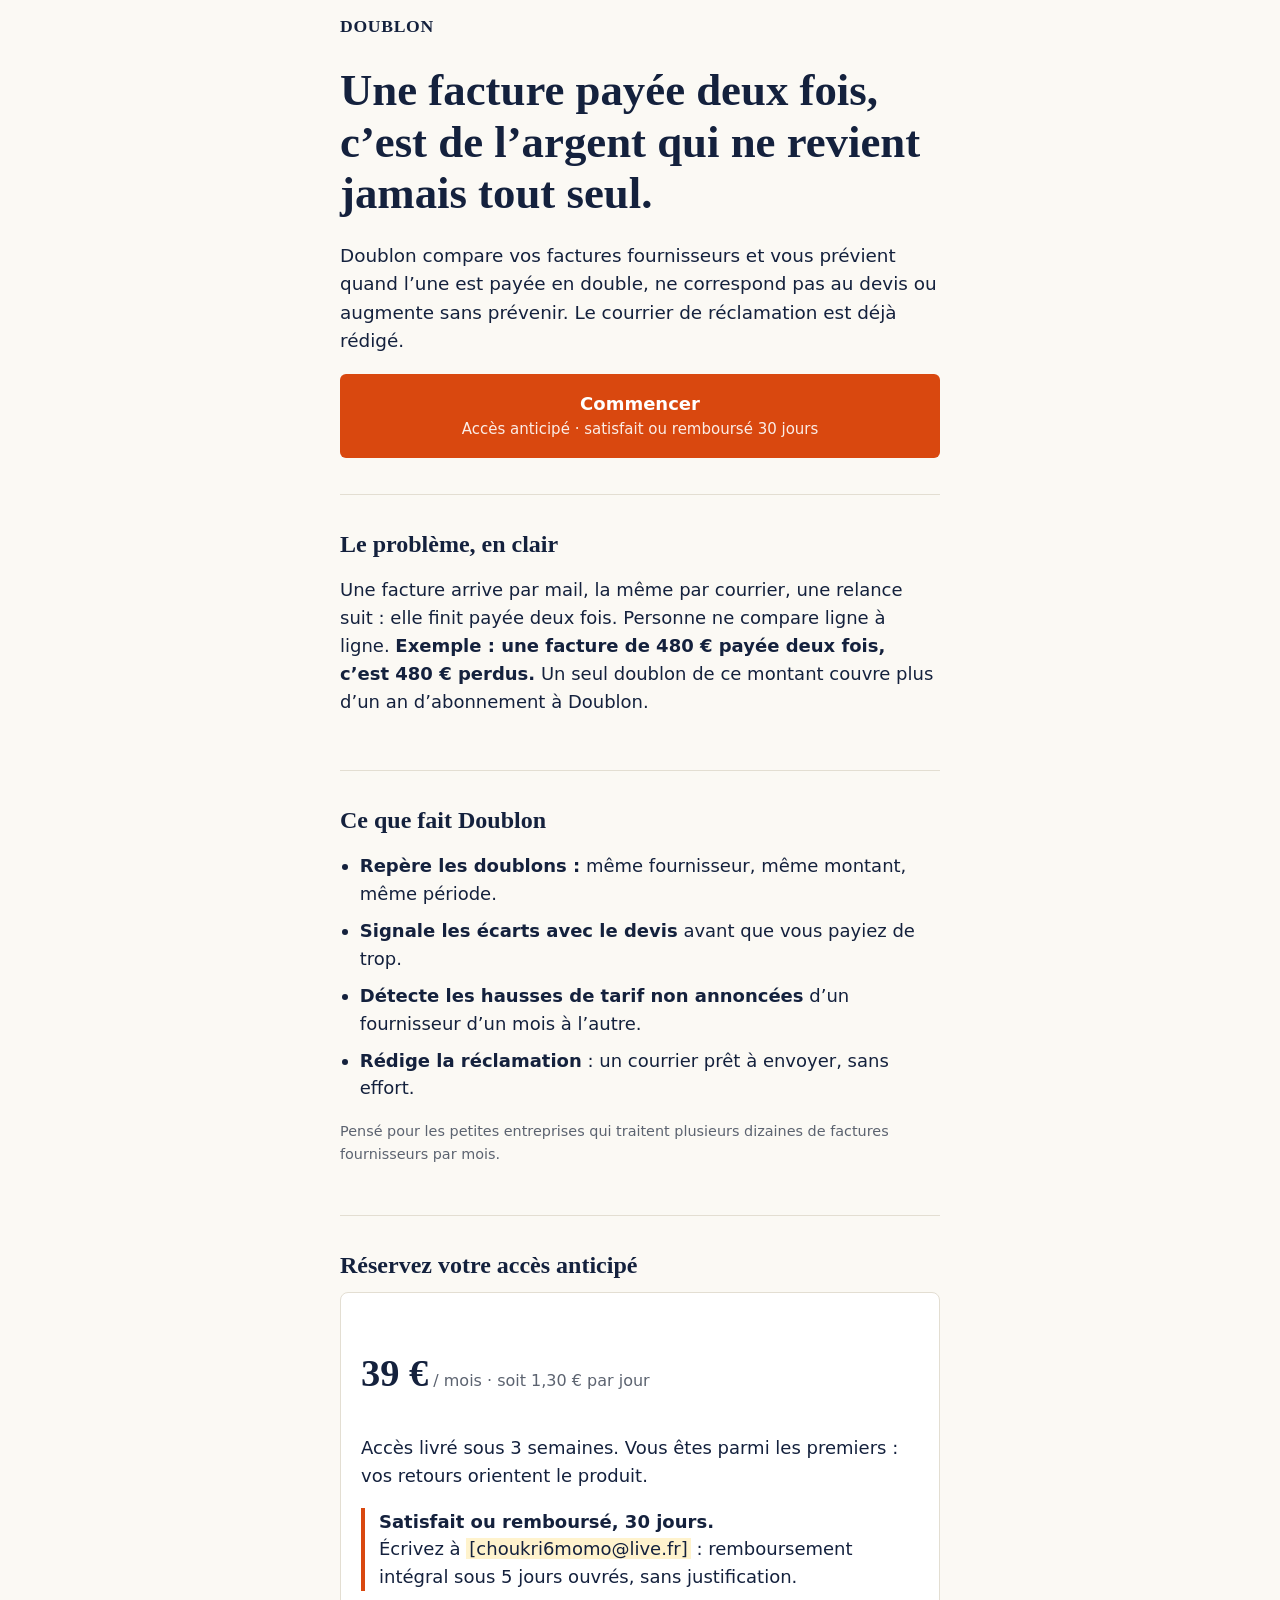
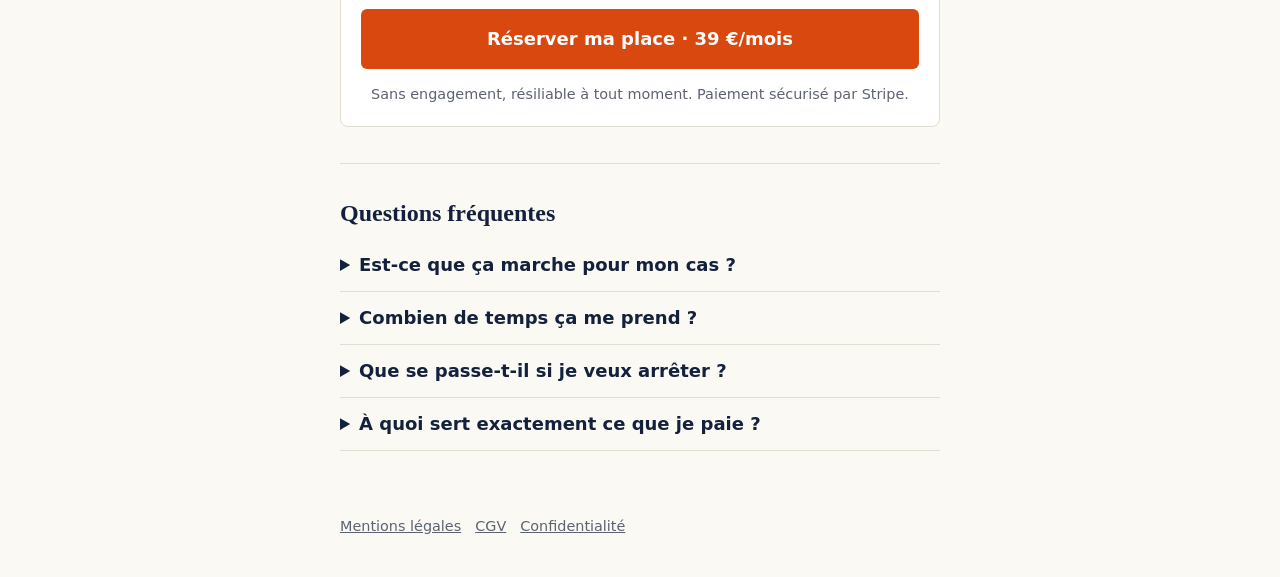
<file: index.html>
<!doctype html>
<html lang="fr"><head><meta charset="utf-8">
<meta name="viewport" content="width=device-width,initial-scale=1">
<title>Doublon — Repérez les factures fournisseurs payées deux fois</title>
<meta name="description" content="Doublon repère les factures fournisseurs payées en double, les écarts avec le devis et les hausses de tarif non annoncées. 39 € par mois, sans engagement.">
<meta property="og:title" content="Doublon — Repérez les factures fournisseurs payées deux fois">
<meta property="og:description" content="Doublons, écarts de devis, hausses de tarif : récupérez l’argent payé en trop. 39 € par mois, satisfait ou remboursé 30 jours.">
<meta property="og:type" content="website"><meta property="og:locale" content="fr_FR">
<link rel="stylesheet" href="style.css"></head><body>
<header><div class="logo">DOUBLON</div></header>
<main>
<section style="border:0;padding-top:12px">
<h1>Une facture payée deux fois, c’est de l’argent qui ne revient jamais tout seul.</h1>
<p class="lead">Doublon compare vos factures fournisseurs et vous prévient quand l’une est payée en double, ne correspond pas au devis ou augmente sans prévenir. Le courrier de réclamation est déjà rédigé.</p>
<a class="btn" href="#offre">Commencer<small>Accès anticipé · satisfait ou remboursé 30 jours</small></a>
</section>
<section>
<h2>Le problème, en clair</h2>
<p>Une facture arrive par mail, la même par courrier, une relance suit : elle finit payée deux fois. Personne ne compare ligne à ligne. <strong>Exemple : une facture de 480 € payée deux fois, c’est 480 € perdus.</strong> Un seul doublon de ce montant couvre plus d’un an d’abonnement à Doublon.</p>
</section>
<section>
<h2>Ce que fait Doublon</h2>
<ul class="b">
<li><strong>Repère les doublons :</strong> même fournisseur, même montant, même période.</li>
<li><strong>Signale les écarts avec le devis</strong> avant que vous payiez de trop.</li>
<li><strong>Détecte les hausses de tarif non annoncées</strong> d’un fournisseur d’un mois à l’autre.</li>
<li><strong>Rédige la réclamation</strong> : un courrier prêt à envoyer, sans effort.</li>
</ul>
<p class="note">Pensé pour les petites entreprises qui traitent plusieurs dizaines de factures fournisseurs par mois.</p>
</section>
<section id="offre">
<h2>Réservez votre accès anticipé</h2>
<div class="carte">
<p class="prix">39 €<span> / mois · soit 1,30 € par jour</span></p>
<p>Accès livré sous 3 semaines. Vous êtes parmi les premiers : vos retours orientent le produit.</p>
<div class="garantie"><strong>Satisfait ou remboursé, 30 jours.</strong><br>Écrivez à <span class="champ">[choukri6momo@live.fr]</span> : remboursement intégral sous 5 jours ouvrés, sans justification.</div>
<a class="btn" href="https://buy.stripe.com/5kQ8wOgHA8WK82v2Qz2Ry00">Réserver ma place · 39 €/mois</a>
<p class="note" style="text-align:center;margin-bottom:0">Sans engagement, résiliable à tout moment. Paiement sécurisé par Stripe.</p>
</div>
</section>
<section>
<h2>Questions fréquentes</h2>
<details><summary>Est-ce que ça marche pour mon cas ?</summary><p>Si vous recevez plusieurs dizaines de factures fournisseurs par mois, oui : c’est la cible de Doublon. Si vous en doutez, la garantie 30 jours vous laisse tester sans risque.</p></details>
<details><summary>Combien de temps ça me prend ?</summary><p>Vous déposez vos factures, Doublon lit le montant, la date et le fournisseur. Quelques minutes par lot, au lieu de comparer à la main.</p></details>
<details><summary>Que se passe-t-il si je veux arrêter ?</summary><p>Vous résiliez quand vous voulez, sans frais ni préavis. Dans les 30 premiers jours, vous êtes en plus remboursé sur simple email.</p></details>
<details><summary>À quoi sert exactement ce que je paie ?</summary><p>À un accès anticipé à Doublon, livré sous 3 semaines, au tarif de lancement de 39 € par mois. Le produit est en construction : vous financez son lancement et pesez sur ses priorités.</p></details>
</section>
</main>
<footer><a href="mentions-legales.html">Mentions légales</a><a href="cgv.html">CGV</a><a href="confidentialite.html">Confidentialité</a></footer>
</body></html>
</file>
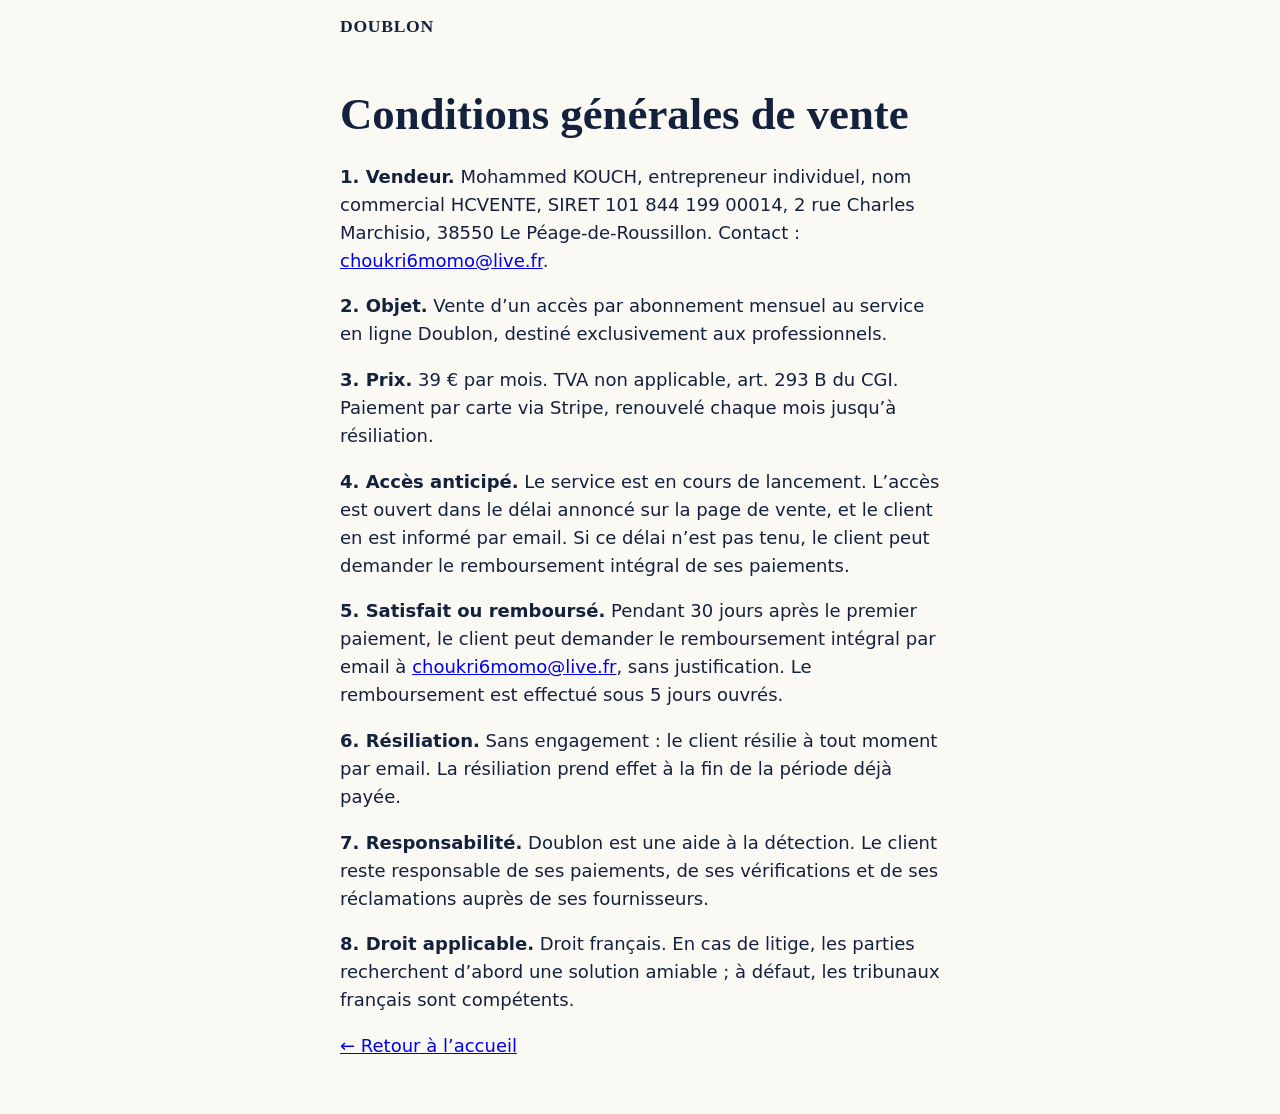
<file: cgv.html>
<!doctype html><html lang="fr"><head><meta charset="utf-8"><meta name="viewport" content="width=device-width,initial-scale=1"><title>Conditions générales de vente — Doublon</title><meta name="robots" content="noindex"><link rel="stylesheet" href="style.css"></head><body>
<header><a class="logo" href="index.html" style="text-decoration:none;color:inherit;display:block">DOUBLON</a></header><main><section style="border:0"><h1>Conditions générales de vente</h1>
<p><strong>1. Vendeur.</strong> Mohammed KOUCH, entrepreneur individuel, nom commercial HCVENTE, SIRET 101 844 199 00014, 2 rue Charles Marchisio, 38550 Le Péage-de-Roussillon. Contact : <a href="mailto:choukri6momo@live.fr">choukri6momo@live.fr</a>.</p>
<p><strong>2. Objet.</strong> Vente d’un accès par abonnement mensuel au service en ligne Doublon, destiné exclusivement aux professionnels.</p>
<p><strong>3. Prix.</strong> 39 € par mois. TVA non applicable, art. 293 B du CGI. Paiement par carte via Stripe, renouvelé chaque mois jusqu’à résiliation.</p>
<p><strong>4. Accès anticipé.</strong> Le service est en cours de lancement. L’accès est ouvert dans le délai annoncé sur la page de vente, et le client en est informé par email. Si ce délai n’est pas tenu, le client peut demander le remboursement intégral de ses paiements.</p>
<p><strong>5. Satisfait ou remboursé.</strong> Pendant 30 jours après le premier paiement, le client peut demander le remboursement intégral par email à <a href="mailto:choukri6momo@live.fr">choukri6momo@live.fr</a>, sans justification. Le remboursement est effectué sous 5 jours ouvrés.</p>
<p><strong>6. Résiliation.</strong> Sans engagement : le client résilie à tout moment par email. La résiliation prend effet à la fin de la période déjà payée.</p>
<p><strong>7. Responsabilité.</strong> Doublon est une aide à la détection. Le client reste responsable de ses paiements, de ses vérifications et de ses réclamations auprès de ses fournisseurs.</p>
<p><strong>8. Droit applicable.</strong> Droit français. En cas de litige, les parties recherchent d’abord une solution amiable ; à défaut, les tribunaux français sont compétents.</p>
<p><a href="index.html">← Retour à l’accueil</a></p></section></main></body></html>
</file>
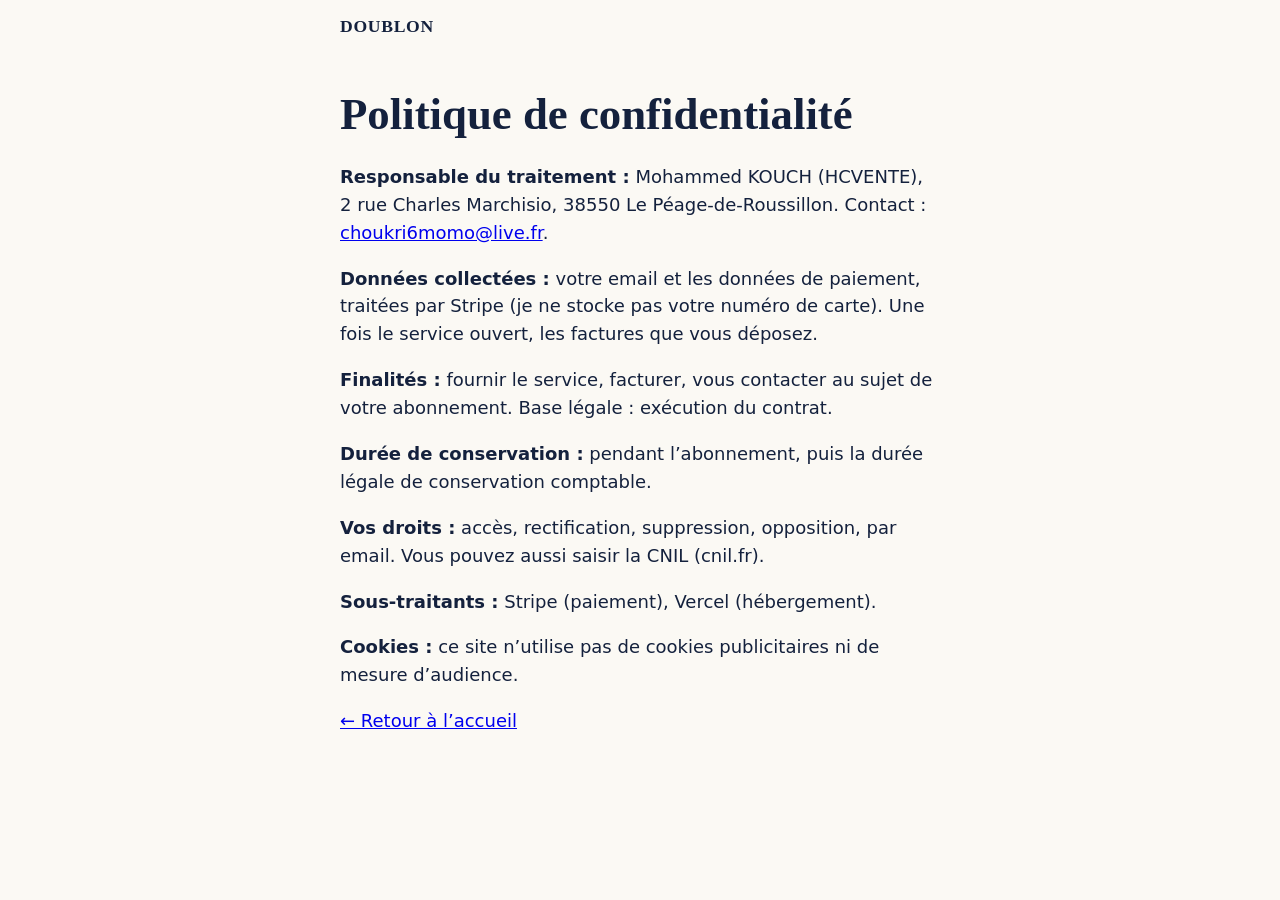
<file: confidentialite.html>
<!doctype html><html lang="fr"><head><meta charset="utf-8"><meta name="viewport" content="width=device-width,initial-scale=1"><title>Politique de confidentialité — Doublon</title><meta name="robots" content="noindex"><link rel="stylesheet" href="style.css"></head><body>
<header><a class="logo" href="index.html" style="text-decoration:none;color:inherit;display:block">DOUBLON</a></header><main><section style="border:0"><h1>Politique de confidentialité</h1>
<p><strong>Responsable du traitement :</strong> Mohammed KOUCH (HCVENTE), 2 rue Charles Marchisio, 38550 Le Péage-de-Roussillon. Contact : <a href="mailto:choukri6momo@live.fr">choukri6momo@live.fr</a>.</p>
<p><strong>Données collectées :</strong> votre email et les données de paiement, traitées par Stripe (je ne stocke pas votre numéro de carte). Une fois le service ouvert, les factures que vous déposez.</p>
<p><strong>Finalités :</strong> fournir le service, facturer, vous contacter au sujet de votre abonnement. Base légale : exécution du contrat.</p>
<p><strong>Durée de conservation :</strong> pendant l’abonnement, puis la durée légale de conservation comptable.</p>
<p><strong>Vos droits :</strong> accès, rectification, suppression, opposition, par email. Vous pouvez aussi saisir la CNIL (cnil.fr).</p>
<p><strong>Sous-traitants :</strong> Stripe (paiement), Vercel (hébergement).</p>
<p><strong>Cookies :</strong> ce site n’utilise pas de cookies publicitaires ni de mesure d’audience.</p>
<p><a href="index.html">← Retour à l’accueil</a></p></section></main></body></html>
</file>
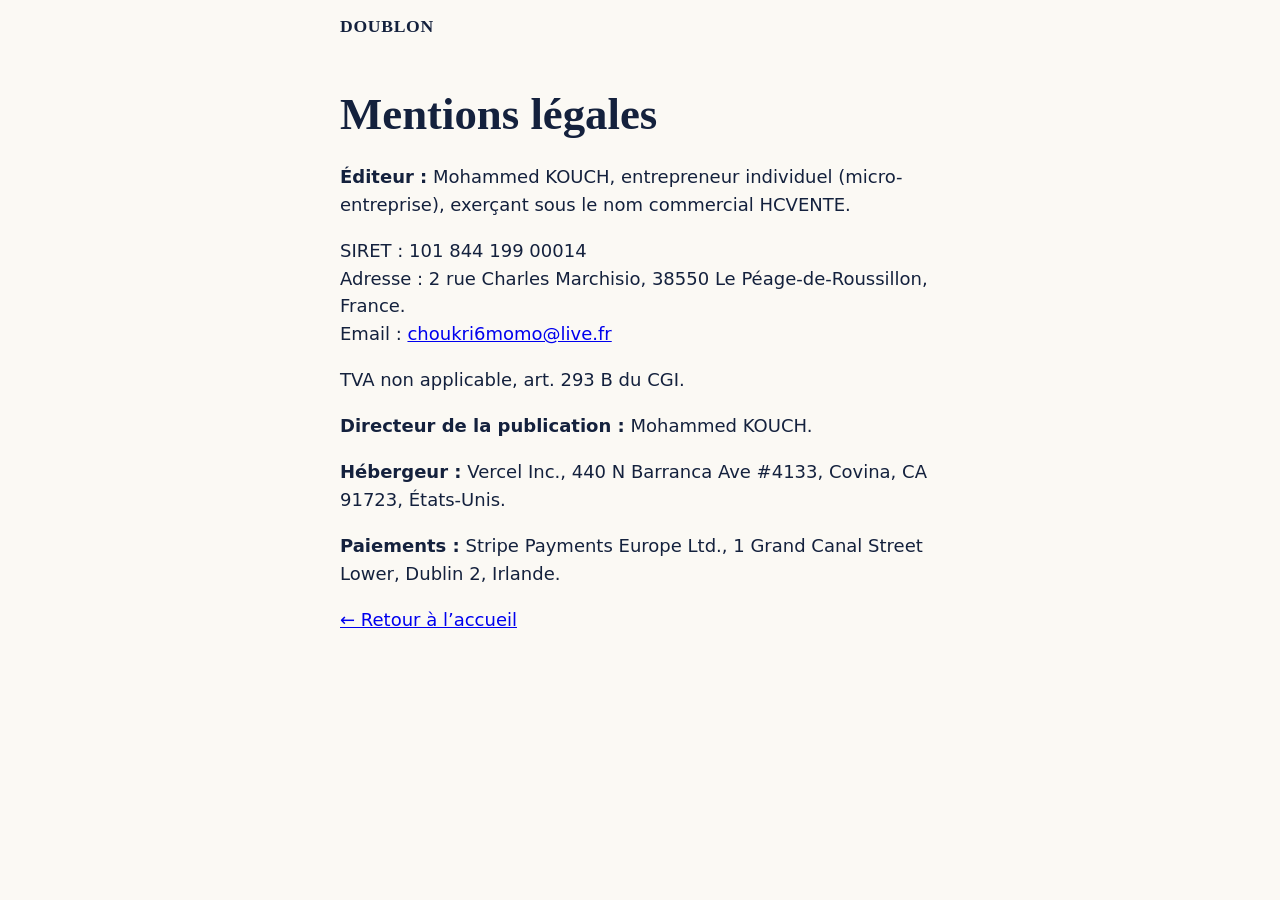
<file: mentions-legales.html>
<!doctype html><html lang="fr"><head><meta charset="utf-8"><meta name="viewport" content="width=device-width,initial-scale=1"><title>Mentions légales — Doublon</title><meta name="robots" content="noindex"><link rel="stylesheet" href="style.css"></head><body>
<header><a class="logo" href="index.html" style="text-decoration:none;color:inherit;display:block">DOUBLON</a></header><main><section style="border:0"><h1>Mentions légales</h1>
<p><strong>Éditeur :</strong> Mohammed KOUCH, entrepreneur individuel (micro-entreprise), exerçant sous le nom commercial HCVENTE.</p>
<p>SIRET : 101 844 199 00014<br>Adresse : 2 rue Charles Marchisio, 38550 Le Péage-de-Roussillon, France.<br>Email : <a href="mailto:choukri6momo@live.fr">choukri6momo@live.fr</a></p>
<p>TVA non applicable, art. 293 B du CGI.</p>
<p><strong>Directeur de la publication :</strong> Mohammed KOUCH.</p>
<p><strong>Hébergeur :</strong> Vercel Inc., 440 N Barranca Ave #4133, Covina, CA 91723, États-Unis.</p>
<p><strong>Paiements :</strong> Stripe Payments Europe Ltd., 1 Grand Canal Street Lower, Dublin 2, Irlande.</p>
<p><a href="index.html">← Retour à l’accueil</a></p></section></main></body></html>
</file>
<file: style.css>
:root{--encre:#14213d;--ocre:#d9480f;--fond:#fbf9f4;--gris:#5c6370;--ligne:#e3ded2}
*{box-sizing:border-box}html{scroll-behavior:smooth}
body{margin:0;font:18px/1.55 system-ui,-apple-system,"Segoe UI",sans-serif;color:var(--encre);background:var(--fond)}
main,header,footer{max-width:640px;margin:0 auto;padding:0 20px}
h1,h2{font-family:Georgia,"Times New Roman",serif;line-height:1.15;margin:0 0 .5em}
h1{font-size:2.1rem}h2{font-size:1.5rem}
section{padding:36px 0;border-top:1px solid var(--ligne)}
.logo{padding:16px 0;font:700 1.1rem Georgia,serif;letter-spacing:.04em}
.lead{font-size:1.15rem}
.btn{display:block;text-align:center;background:var(--ocre);color:#fff;text-decoration:none;font-weight:700;padding:16px 20px;border-radius:6px;min-height:52px}
.btn small{display:block;font-weight:400;opacity:.9}
.carte{background:#fff;border:1px solid var(--ligne);border-radius:8px;padding:20px}
.prix{font:700 2.4rem Georgia,serif}.prix span{font-size:1rem;font-family:system-ui;font-weight:400;color:var(--gris)}
ul.b{padding-left:1.1em}ul.b li{margin:.5em 0}
.garantie{border-left:4px solid var(--ocre);padding-left:14px;margin:18px 0}
.note{font-size:.9rem;color:var(--gris)}
details{border-bottom:1px solid var(--ligne);padding:12px 0}summary{font-weight:700;cursor:pointer}
footer{padding:28px 20px 40px;font-size:.9rem;color:var(--gris)}footer a{color:var(--gris);margin-right:14px}
.champ{background:#fff3cd;padding:0 3px}
@media(min-width:700px){h1{font-size:2.8rem}}
</file>
